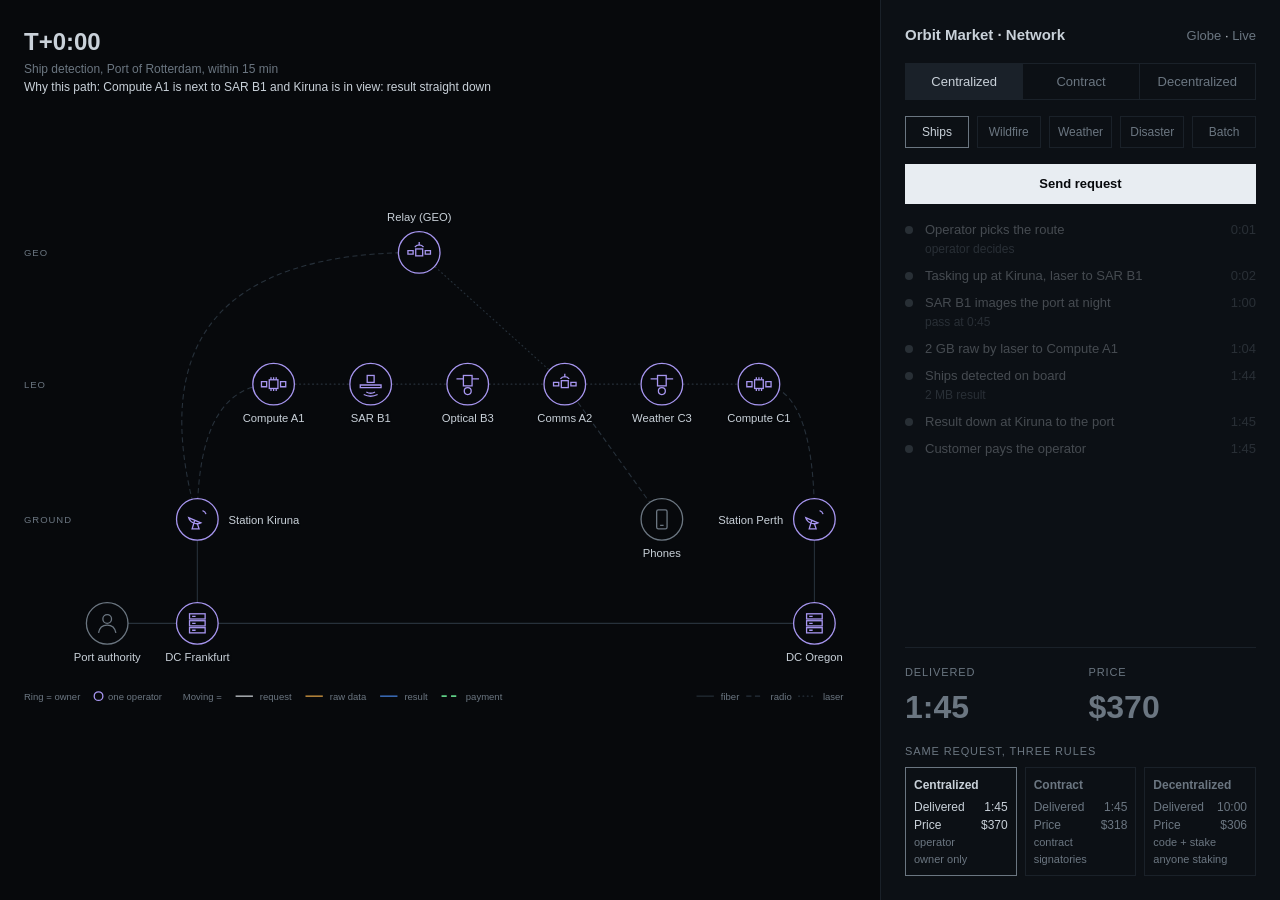
<file: static/network.html>
<!doctype html>
<html lang="en">
<head>
<meta charset="utf-8">
<meta name="viewport" content="width=device-width, initial-scale=1">
<title>Orbit Market · Network</title>
<link rel="icon" href="data:,">
<style>
:root {
  --bg: #07090c; --panel: #0c1015; --line: #1a2129; --edge: #27313b; --text: #c9d1d9; --dim: #6b7681;
  --a: #a796f0; --b: #e39ac4; --c: #5fc4c8; --req: #e8edf2; --raw: #ffb84d; --res: #4f94ff; --pay: #5fcf86; --u: 8px;
  font: 13px/1.5 ui-sans-serif, -apple-system, "Segoe UI", Inter, Roboto, sans-serif;
  font-variant-numeric: tabular-nums;
}
* { box-sizing: border-box; margin: 0; padding: 0; }
html, body { height: 100%; background: var(--bg); color: var(--text); }
main { display: grid; grid-template-columns: 1fr 400px; height: 100vh; }
#graph { position: relative; padding: calc(3 * var(--u)); display: grid; min-height: 0; }
svg { width: 100%; height: 100%; }
aside { background: var(--panel); border-left: 1px solid var(--line); padding: calc(3 * var(--u));
  display: grid; grid-template-rows: auto auto auto auto 1fr auto auto; gap: calc(2 * var(--u)); overflow: hidden; }
header { display: flex; justify-content: space-between; align-items: baseline; }
h1 { font-size: 15px; font-weight: 600; }
a { color: var(--dim); text-decoration: none; } a:hover { color: var(--text); }
.label { color: var(--dim); font-size: 11px; text-transform: uppercase; letter-spacing: .08em; margin-bottom: var(--u); }
.seg { display: grid; grid-auto-flow: column; grid-auto-columns: 1fr; border: 1px solid var(--line); }
.seg button { background: none; border: 0; color: var(--dim); font: inherit; padding: var(--u) 0; cursor: pointer; }
.seg button + button { border-left: 1px solid var(--line); }
.seg button.on { color: var(--text); background: var(--line); }
#presets { display: grid; grid-auto-flow: column; grid-auto-columns: 1fr; gap: var(--u); }
#presets button { background: none; border: 1px solid var(--line); color: var(--dim); font: inherit; font-size: 12px; height: 32px; cursor: pointer; }
#presets button.on { color: var(--text); border-color: var(--dim); }
#send { background: var(--req); border: 0; color: var(--bg); font: inherit; font-weight: 600; height: 40px; cursor: pointer; }
#send:disabled { background: var(--line); color: var(--dim); cursor: default; }
#steps { list-style: none; display: grid; grid-auto-rows: min-content; gap: var(--u); overflow-y: auto; }
#steps li { display: grid; grid-template-columns: 8px 1fr auto; column-gap: calc(1.5 * var(--u)); opacity: .3; transition: opacity .3s; }
#steps li::before { content: ""; width: 8px; height: 8px; border-radius: 50%; background: var(--dim); margin-top: 6px; }
#steps li.done { opacity: 1; } #steps li.now::before { background: var(--text); }
#steps time { text-align: right; color: var(--dim); }
#steps small { grid-column: 2 / 4; color: var(--dim); font-size: 12px; }
#result { display: grid; grid-template-columns: 1fr 1fr; gap: calc(2 * var(--u)); padding-top: calc(2 * var(--u)); border-top: 1px solid var(--line); }
#result b { display: block; font-size: 32px; font-weight: 600; line-height: 1.2; color: var(--dim); transition: color .3s; }
#result.done b { color: var(--text); }
#cards { display: grid; grid-template-columns: repeat(3, minmax(0, 1fr)); gap: var(--u); }
.card { border: 1px solid var(--line); padding: var(--u); display: grid; grid-template-columns: auto 1fr; column-gap: var(--u); font-size: 12px; color: var(--dim); white-space: nowrap; }
.card.on { border-color: var(--dim); color: var(--text); }
.card h2 { grid-column: 1 / 3; font-size: 12px; font-weight: 600; margin-bottom: 4px; }
.card dd { text-align: right; } .card p { grid-column: 1 / 3; font-size: 11px; color: var(--dim); }
#clock { position: absolute; left: calc(3 * var(--u)); top: calc(3 * var(--u)); font-size: 24px; font-weight: 600; }
#clock small { display: block; font-size: 12px; font-weight: 400; color: var(--dim); }
#clock #why { color: var(--text); }
.node text { fill: var(--text); font-size: 13px; paint-order: stroke; stroke: var(--bg); stroke-width: 4px; }
.node .ring { fill: var(--bg); stroke-width: 1.5; }
.node.hit .ring { stroke-width: 3; }
.edge { stroke: var(--edge); stroke-width: 1.25; fill: none; }
.edge.gs { stroke-dasharray: 6 4; } .edge.isl { stroke-dasharray: 1 4; stroke-linecap: round; }
.edge.req, .edge.raw, .edge.res, .edge.pay { stroke-width: 2; stroke-dasharray: none; opacity: .45; }
.edge.req { stroke: var(--req); } .edge.raw { stroke: var(--raw); } .edge.res { stroke: var(--res); }
.edge.hit { opacity: 1; stroke-width: 2.5; }
.edge.pay { stroke: var(--pay); stroke-dasharray: 6 5; opacity: 1; animation: flow .6s linear infinite; }
@keyframes flow { to { stroke-dashoffset: -14; } }
.band { fill: var(--dim); font-size: 11px; letter-spacing: .1em; }
.legend text { fill: var(--dim); font-size: 11px; }
@media (max-width: 900px) { main { grid-template-columns: 1fr; height: auto; } #clock { position: static; } aside { overflow: visible; } }
</style>
</head>
<body>
<main>
  <section id="graph">
    <div id="clock">T+0:00<small id="title"></small><small id="why"></small><small id="blocks"></small></div>
    <svg id="svg" viewBox="0 0 960 600">
      <defs>
        <symbol id="i-user" viewBox="0 0 32 32"><g fill="none" stroke="currentColor" stroke-width="1.5"><circle cx="16" cy="11" r="5"/><path d="M6 27c1-6 5-9 10-9s9 3 10 9"/></g></symbol>
        <symbol id="i-phone" viewBox="0 0 32 32"><g fill="none" stroke="currentColor" stroke-width="1.5"><rect x="10" y="5" width="12" height="22" rx="2"/><path d="M14 23h4"/></g></symbol>
        <symbol id="i-dc" viewBox="0 0 32 32"><g fill="none" stroke="currentColor" stroke-width="1.5"><rect x="7" y="5" width="18" height="6"/><rect x="7" y="13" width="18" height="6"/><rect x="7" y="21" width="18" height="6"/><path d="M10 8h4M10 16h4M10 24h4"/></g></symbol>
        <symbol id="i-gs" viewBox="0 0 32 32"><g fill="none" stroke="currentColor" stroke-width="1.5"><path d="M6 14a10 10 0 0 0 14 6z"/><path d="M13 17l-3 10h8l-2-6"/><path d="M22 6a6 6 0 0 1 4 4"/></g></symbol>
        <symbol id="i-sar" viewBox="0 0 32 32"><g fill="none" stroke="currentColor" stroke-width="1.5"><rect x="12" y="6" width="8" height="8"/><path d="M4 17h24v3H4z"/><path d="M11 25q5 3 10 0M8 28q8 4 16 0"/></g></symbol>
        <symbol id="i-opt" viewBox="0 0 32 32"><g fill="none" stroke="currentColor" stroke-width="1.5"><rect x="11" y="6" width="10" height="12"/><path d="M3 10h8M21 10h8"/><circle cx="16" cy="24" r="4"/></g></symbol>
        <symbol id="i-cmp" viewBox="0 0 32 32"><g fill="none" stroke="currentColor" stroke-width="1.5"><rect x="11" y="11" width="10" height="10"/><path d="M13 8v3M16 8v3M19 8v3M13 21v3M16 21v3M19 21v3"/><path d="M2 13h6v6H2zM24 13h6v6h-6z"/></g></symbol>
        <symbol id="i-rel" viewBox="0 0 32 32"><g fill="none" stroke="currentColor" stroke-width="1.5"><rect x="12" y="12" width="8" height="8"/><path d="M3 14h6v4H3zM23 14h6v4h-6z"/><path d="M11 10a6 6 0 0 1 10 0"/><path d="M16 4v4"/></g></symbol>
      </defs>
      <text class="band" x="0" y="76">GEO</text>
      <text class="band" x="0" y="228">LEO</text>
      <text class="band" x="0" y="384">GROUND</text>
      <g id="edges"></g><g id="nodes"></g>
      <circle id="dot" r="6" visibility="hidden"/>
      <g class="legend" id="legend" transform="translate(0 584)"></g>
    </svg>
  </section>
  <aside>
    <header><h1>Orbit Market · Network</h1><span><a href="./">Globe</a> · <a href="live">Live</a></span></header>
    <div class="seg" id="tabs"></div>
    <div id="presets"></div>
    <button id="send">Send request</button>
    <ol id="steps"></ol>
    <div id="result"><div><div class="label">Delivered</div><b id="r-time"></b></div><div><div class="label">Price</div><b id="r-price"></b></div></div>
    <div><div class="label">Same request, three rules</div><div id="cards"></div></div>
  </aside>
</main>
<script>
"use strict";
// One network, many requests. Nothing is routed through a fixed hub: each preset takes the cheapest feasible path at
// that moment, so they use different links. Layout keeps every link short or bent around the LEO row, so no two
// cross. Ring colour = owner. Moving colour = cargo: request white, raw data amber, result blue, payment green.
const NODES = {
  u: ["user", "Customer", 96, 500, "U"], dc1: ["dc", "DC Frankfurt", 200, 500, "A"],
  gsL: ["gs", "Station Kiruna", 200, 380, "A"], geo: ["rel", "Relay (GEO)", 456, 72, "A"],
  cA1: ["cmp", "Compute A1", 288, 224, "A"], sarB1: ["sar", "SAR B1", 400, 224, "B"],
  optB3: ["opt", "Optical B3", 512, 224, "B"], comA2: ["rel", "Comms A2", 624, 224, "A"],
  wxC3: ["opt", "Weather C3", 736, 224, "C"], cC1: ["cmp", "Compute C1", 848, 224, "C"],
  ph: ["phone", "Phones", 736, 380, "U"], gsR: ["gs", "Station Perth", 912, 380, "C"],
  dc2: ["dc", "DC Oregon", 912, 500, "C"],
};
// [a, b, type, control point]
const EDGES = [
  ["u", "dc1", "fiber"], ["dc1", "gsL", "fiber"], ["gsR", "dc2", "fiber"], ["dc2", "dc1", "fiber"],
  ["gsL", "cA1", "gs", [200, 224]], ["gsL", "geo", "gs", [112, 72]], ["cC1", "gsR", "gs", [912, 224]], ["ph", "comA2", "gs"],
  ["cA1", "sarB1", "isl"], ["sarB1", "optB3", "isl"], ["optB3", "comA2", "isl"], ["comA2", "wxC3", "isl"],
  ["wxC3", "cC1", "isl"], ["geo", "comA2", "isl"],
];
const OWNER_COLOR = { A: "var(--a)", B: "var(--b)", C: "var(--c)", U: "var(--dim)" };
const CARGO = { req: ["request", "var(--req)"], raw: ["raw data", "var(--raw)"], res: ["result", "var(--res)"] };

// Physical legs per request: kind = cargo, dt = seconds, pass = wait for the next sensor pass first.
// Assumptions and sources: docs/GOVERNANCE.md.
const PRESETS = {
  ships: {
    name: "Ships", customer: "Port authority", title: "Ship detection, Port of Rotterdam, within 15 min", cost: 264,
    why: "Compute A1 is next to SAR B1 and Kiruna is in view: result straight down", passes: [45, 540],
    legs: [
      { k: "req", hops: ["u", "dc1", "gsL", "cA1", "sarB1"], dt: 1, text: "Tasking up at Kiruna, laser to SAR B1" },
      { hops: ["sarB1"], dt: 15, pass: true, text: "SAR B1 images the port at night" },
      { k: "raw", hops: ["sarB1", "cA1"], dt: 4, text: "2 GB raw by laser to Compute A1" },
      { hops: ["cA1"], dt: 40, text: "Ships detected on board", sub: "2 MB result" },
      { k: "res", hops: ["cA1", "gsL", "dc1", "u"], dt: 1, text: "Result down at Kiruna to the port" },
    ],
  },
  fire: {
    name: "Wildfire", customer: "Fire service", title: "Wildfire alert, Queensland, within 10 min", cost: 96,
    why: "No station in view of Optical B3 for 14 min: 3 laser hops to Perth",
    legs: [
      { k: "req", hops: ["optB3"], dt: 0, text: "Fire watch order already on Optical B3", sub: "standing order, no uplink" },
      { hops: ["optB3"], dt: 20, text: "Fire detected on board", sub: "40 kB alert, image stays up" },
      { k: "res", hops: ["optB3", "comA2", "wxC3", "cC1", "gsR", "dc2", "dc1", "u"], dt: 2, text: "Alert over 3 laser hops, down at Perth" },
    ],
  },
  weather: {
    name: "Weather", customer: "Weather service", title: "Storm nowcast, Western Australia, every 10 min", cost: 180,
    why: "40 GB raw stays in orbit; only the 200 MB product comes down",
    legs: [
      { k: "req", hops: ["u", "dc1", "dc2", "gsR", "cC1"], dt: 1, text: "Order by fiber to Perth, up to Compute C1" },
      { k: "raw", hops: ["wxC3", "cC1"], dt: 20, text: "40 GB raw by laser from Weather C3" },
      { hops: ["cC1"], dt: 90, text: "Nowcast model runs on Compute C1" },
      { k: "res", hops: ["cC1", "gsR", "dc2", "dc1", "u"], dt: 4, text: "200 MB product down at Perth" },
    ],
  },
  comms: {
    name: "Disaster", customer: "Rescue centre", title: "Flood, Bangladesh: phone coverage now", cost: 140,
    why: "GEO used: no station in view of Comms A2 for 9 min",
    legs: [
      { k: "req", hops: ["u", "dc1", "gsL", "geo", "comA2"], dt: 1, text: "Coverage order up via the GEO relay" },
      { k: "raw", hops: ["ph", "comA2"], dt: 5, text: "Phones reach Comms A2 directly", sub: "direct to device, no tower" },
      { k: "raw", hops: ["comA2", "geo", "gsL", "dc1", "u"], dt: 1, text: "SOS texts and locations back via GEO" },
    ],
  },
  batch: {
    name: "Batch", customer: "Research lab", title: "400 GB SAR archive, analysed within 8 h", cost: 410,
    why: "Oregon is night side: GPU $0.90/h vs $4 in orbit, and 8 h leaves time to downlink",
    legs: [
      { k: "req", hops: ["u", "dc1", "gsL", "cA1", "sarB1"], dt: 1, text: "Order up at Kiruna to SAR B1" },
      { k: "raw", hops: ["sarB1", "cA1", "gsL"], dt: 9000, text: "400 GB down at Kiruna over 3 passes" },
      { k: "raw", hops: ["gsL", "dc1", "dc2"], dt: 600, text: "Fiber to DC Oregon" },
      { hops: ["dc2"], dt: 7200, text: "Batch runs on night-side GPUs" },
      { k: "res", hops: ["dc2", "dc1", "u"], dt: 30, text: "Results back by fiber" },
    ],
  },
};
const BLOCK = 12;                          // Ethereum slot time, s

// One physical world for all three rules. Only who decides, how long deciding takes and what is paid differ.
const VARIANTS = {
  central: {
    name: "Centralized", margin: c => c * 1.4, trust: "operator", join: "owner only", chain: false,
    decide: [[1, "Operator picks the route", "operator decides"]],
    settle: "Customer pays the operator",
  },
  contract: {
    name: "Contract", margin: c => c * 1.18 * 1.02, trust: "contract", join: "signatories", chain: false,
    decide: [[0.5, "Customer sends RFQ", "customer decides"],
             [2.5, "Owners quote their legs", "each owner decides"],
             [0.5, "Cheapest feasible route wins", "contract decides · escrow"]],
    settle: "Escrow pays each owner per leg, 2 % fee",
  },
  crypto: {
    name: "Decentralized", margin: c => c * 1.15 + 2, trust: "code + stake", join: "anyone staking", chain: true,
    decide: [[BLOCK, "Order posted on-chain", "customer decides · escrow + gas"],
             [2 * BLOCK, "Providers bid for 2 blocks", "each provider decides · stake locked"],
             [BLOCK, "Cheapest feasible route wins", "smart contract decides"]],
    settle: "Proof in next block, escrow pays in tokens",
  },
};

function run(vk, pk) {
  const v = VARIANTS[vk], p = PRESETS[pk], steps = [];
  let t = 0;
  for (const [dt, text, sub] of v.decide) { t += dt; steps.push({ hops: [], t, text, sub }); }
  for (const leg of p.legs) {
    let sub = leg.sub || "";
    if (leg.pass) {
      const next = p.passes.find(s => s >= t);
      sub = (next > p.passes[0] ? "missed the " + fmt(p.passes[0]) + " pass, next " : "pass at ") + fmt(next);
      t = next;
    }
    t += leg.dt;
    steps.push({ ...leg, sub, t });
  }
  const delivered = t;
  steps.push({ hops: [], pay: true, t: v.chain ? t + BLOCK : t, text: v.settle, sub: "" });
  return { steps, delivered };
}

const fmt = s => s >= 3600 ? Math.floor(s / 3600) + "h" + String(Math.floor(s % 3600 / 60)).padStart(2, "0")
  : Math.floor(s / 60) + ":" + String(Math.floor(s % 60)).padStart(2, "0");
const money = x => "$" + Math.round(x);
const $ = id => document.getElementById(id);
const NS = "http://www.w3.org/2000/svg";
const el = (tag, attrs, parent) => { const e = document.createElementNS(NS, tag); for (const k in attrs) e.setAttribute(k, attrs[k]); parent.appendChild(e); return e; };
const h = (tag, cls, text) => { const e = document.createElement(tag); if (cls) e.className = cls; if (text != null) e.textContent = text; return e; };

const edgeEls = {}, nodeEls = {};
for (const [a, b, type, c] of EDGES) {
  const [, , x1, y1] = NODES[a], [, , x2, y2] = NODES[b], [cx, cy] = c || [(x1 + x2) / 2, (y1 + y2) / 2];
  edgeEls[a + "-" + b] = el("path", { class: "edge " + type, d: `M${x1} ${y1}Q${cx} ${cy} ${x2} ${y2}` }, $("edges"));
}
for (const id in NODES) {
  const [icon, label, x, y] = NODES[id];
  const g = el("g", { class: "node", transform: `translate(${x} ${y})` }, $("nodes"));
  el("circle", { class: "ring", r: 24 }, g);
  el("use", { href: "#i-" + icon, x: -16, y: -16, width: 32, height: 32 }, g);
  // Labels sit where no link runs: relay above, stations on the inner side, the rest below.
  const side = { geo: [0, -36, "middle"], gsL: [36, 5, "start"], gsR: [-36, 5, "end"] }[id] || [0, 44, "middle"];
  el("text", { x: side[0], y: side[1], "text-anchor": side[2] }, g).textContent = label;
  nodeEls[id] = g;
}

// Legend: one line, left = what colours mean, right = link types.
function legend() {
  const g = $("legend"); g.replaceChildren();
  let x = 0;
  const word = (s, col) => { const t = el("text", { x, y: 4 }, g); t.textContent = s; if (col) t.style.fill = col; x += t.getComputedTextLength() + 16; };
  const ring = col => { el("circle", { cx: x + 5, cy: 0, r: 5, fill: "none", stroke: col, "stroke-width": 1.5 }, g); x += 16; };
  const bar = (cls, col) => { const l = el("line", { class: "edge " + cls, x1: x, y1: 0, x2: x + 20, y2: 0 }, g); if (col) l.style.stroke = col; x += 28; };
  word("Ring = owner");
  if (variant === "central") { ring(OWNER_COLOR.A); word("one operator"); }
  else for (const o of ["A", "B", "C"]) { ring(OWNER_COLOR[o]); word(o); }
  x += 8; word("Moving =");
  for (const k in CARGO) { bar("", CARGO[k][1]); word(CARGO[k][0]); }
  bar("pay"); word("payment");
  x = 776;
  for (const [cls, s] of [["", "fiber"], ["gs", "radio"], ["isl", "laser"]]) { bar(cls); word(s); x -= 8; }
}

let variant = "central", preset = "ships", runId = 0;
function paint() {
  for (const id in NODES) {
    const o = NODES[id][4], col = o === "U" ? OWNER_COLOR.U : variant === "central" ? OWNER_COLOR.A : OWNER_COLOR[o];
    nodeEls[id].querySelector(".ring").setAttribute("stroke", col);
    nodeEls[id].querySelector("use").style.color = col;
  }
  nodeEls.u.querySelector("text").textContent = PRESETS[preset].customer;
  for (const b of $("tabs").children) b.classList.toggle("on", b.dataset.k === variant);
  for (const b of $("presets").children) b.classList.toggle("on", b.dataset.k === preset);
  for (const c of $("cards").children) c.classList.toggle("on", c.dataset.k === variant);
  legend();
}
function cards() {
  $("cards").replaceChildren(...Object.entries(VARIANTS).map(([k, v]) => {
    const c = h("div", "card");
    c.dataset.k = k; c.onclick = () => select(k);
    c.append(h("h2", "", v.name));
    for (const [dt, dd] of [["Delivered", fmt(run(k, preset).delivered)], ["Price", money(v.margin(PRESETS[preset].cost))]]) c.append(h("dt", "", dt), h("dd", "", dd));
    c.append(h("p", "", v.trust), h("p", "", v.join));
    return c;
  }));
}
function reset() {
  runId++;
  for (const e of Object.values(edgeEls)) e.classList.remove("hit", "req", "raw", "res", "pay");
  for (const n of Object.values(nodeEls)) n.classList.remove("hit");
  $("dot").setAttribute("visibility", "hidden");
  const r = run(variant, preset), p = PRESETS[preset];
  $("steps").replaceChildren(...r.steps.map(s => {
    const li = h("li");
    li.append(h("span", "", s.text), h("time", "", fmt(s.t)));
    if (s.sub) li.append(h("small", "", s.sub));
    return li;
  }));
  $("title").textContent = p.title;
  $("why").textContent = "Why this path: " + p.why;
  $("r-time").textContent = fmt(r.delivered);
  $("r-price").textContent = money(VARIANTS[variant].margin(p.cost));
  $("result").classList.remove("done");
  $("send").disabled = false;
  setClock(0);
}
function setClock(t) {
  $("clock").firstChild.textContent = "T+" + fmt(t);
  $("blocks").textContent = VARIANTS[variant].chain ? "Chain block " + Math.floor(t / BLOCK) + ", 12 s each" : "";
}
function select(k) { variant = k; cards(); reset(); paint(); }
function pick(k) { preset = k; cards(); reset(); paint(); send(); }

const sleep = ms => new Promise(r => setTimeout(r, ms));
const edgeOf = (a, b) => edgeEls[a + "-" + b] ? [edgeEls[a + "-" + b], true] : [edgeEls[b + "-" + a], false];
async function travel(a, b, kind, id) {
  const [p, fwd] = edgeOf(a, b), L = p.getTotalLength(), dot = $("dot");
  p.classList.remove("req", "raw", "res"); p.classList.add(kind, "hit");
  dot.setAttribute("fill", CARGO[kind][1]); dot.setAttribute("visibility", "visible");
  const t0 = performance.now(), dur = 120 + L * 0.5;
  for (let f = 0; f < 1 && id === runId; f = (performance.now() - t0) / dur) {
    const pt = p.getPointAtLength(fwd ? f * L : (1 - f) * L);
    dot.setAttribute("cx", pt.x); dot.setAttribute("cy", pt.y);
    await new Promise(requestAnimationFrame);
  }
  dot.setAttribute("visibility", "hidden");
}
async function send() {
  reset();
  const id = runId, items = $("steps").children, used = new Set();
  $("send").disabled = true;
  for (const [i, s] of run(variant, preset).steps.entries()) {
    items[i].classList.add("now");
    for (let j = 0; j + 1 < s.hops.length; j++) { await travel(s.hops[j], s.hops[j + 1], s.k, id); used.add(edgeOf(s.hops[j], s.hops[j + 1])[0]); }
    if (id !== runId) return;
    for (const n of s.hops) nodeEls[n].classList.add("hit");
    if (s.pay) for (const e of used) e.classList.add("pay");
    setClock(s.t);
    items[i].classList.add("done");
    await sleep(s.pay ? 1600 : 450);
    if (id !== runId) return;
    items[i].classList.remove("now");
    for (const e of used) e.classList.remove("hit", "pay");
  }
  $("result").classList.add("done");
  $("send").disabled = false;
}
$("send").onclick = send;

for (const k in VARIANTS) { const b = h("button", "", VARIANTS[k].name); b.dataset.k = k; b.onclick = () => select(k); $("tabs").append(b); }
for (const k in PRESETS) { const b = h("button", "", PRESETS[k].name); b.dataset.k = k; b.onclick = () => pick(k); $("presets").append(b); }
// #contract opens a tab, #contract/fire a preset, #contract/fire/play also sends it (pitch links, screenshots).
const [tab, pre, play] = location.hash.slice(1).split("/");
if (PRESETS[pre]) preset = pre;
select(VARIANTS[tab] ? tab : "central");
if (play === "play" || pre === "play") send();
</script>
</body>
</html>
</file>
